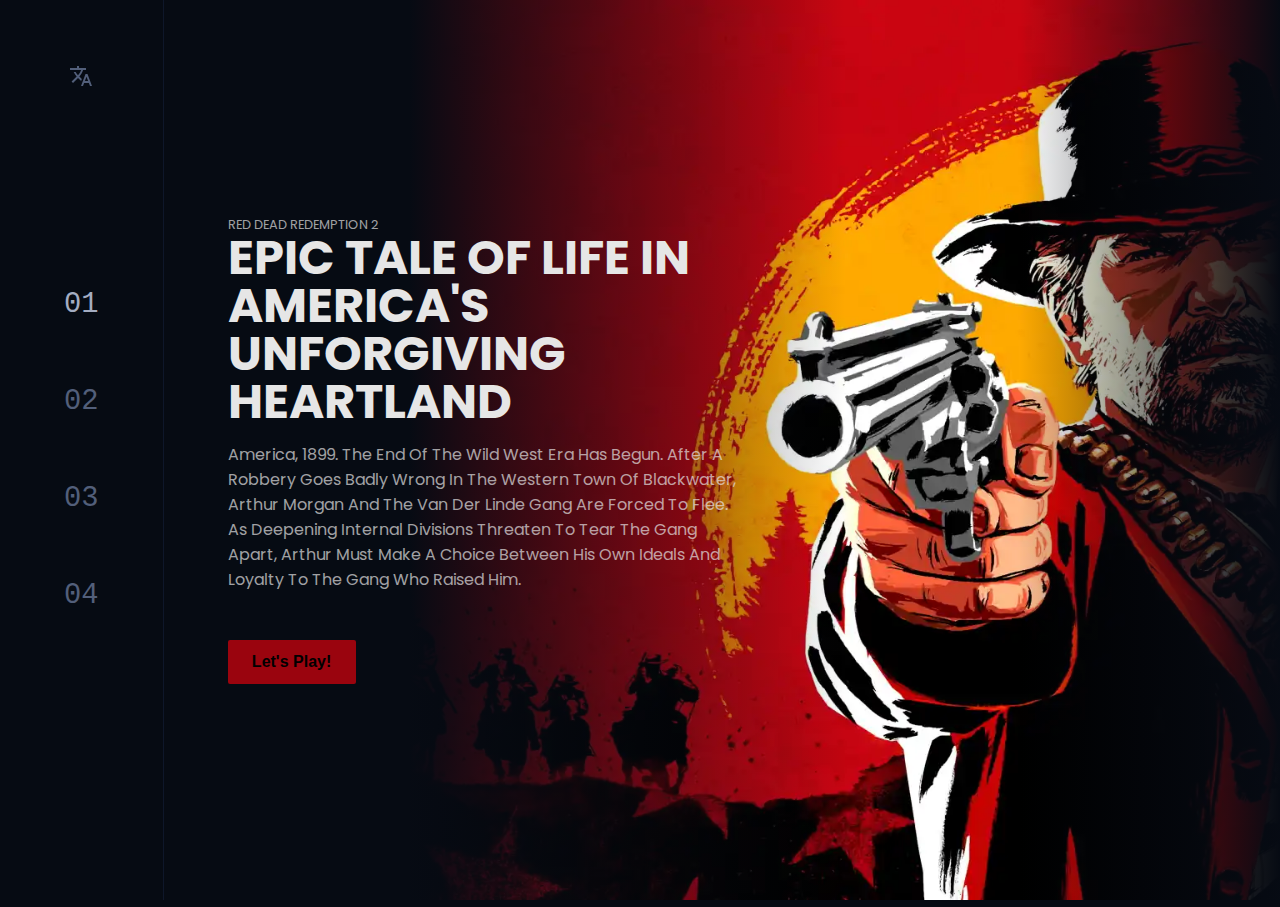
<file: 1/index.html>
<!DOCTYPE html>
<html lang="en">
    <head>
        <meta charset="UTF-8" />
        <meta
            name="viewport"
            content="width=device-width, user-scalable=no, initial-scale=1.0, maximum-scale=1.0, minimum-scale=1.0"
        />
        <meta http-equiv="X-UA-Compatible" content="ie=edge" />
        <title>Internationalization</title>

        <link href="https://fonts.googleapis.com/css2?family=Poppins:wght@400;700&display=swap" rel="stylesheet" />
        <link rel="stylesheet" href="./static.css" />

        <script src="./dynamic.js" defer></script>
    </head>
    <body>
        <nav>
            <button aria-label="Change Language">
                <svg xmlns="http://www.w3.org/2000/svg" height="24px" viewBox="0 0 24 24" width="24px">
                    <path d="M0 0h24v24H0z" fill="none" />
                    <path
                        d="M12.87 15.07l-2.54-2.51.03-.03c1.74-1.94 2.98-4.17 3.71-6.53H17V4h-7V2H8v2H1v1.99h11.17C11.5 7.92 10.44 9.75 9 11.35 8.07 10.32 7.3 9.19 6.69 8h-2c.73 1.63 1.73 3.17 2.98 4.56l-5.09 5.02L4 19l5-5 3.11 3.11.76-2.04zM18.5 10h-2L12 22h2l1.12-3h4.75L21 22h2l-4.5-12zm-2.62 7l1.62-4.33L19.12 17h-3.24z"
                    />
                </svg>
            </button>

            <ul>
                <li><button class="active">01</button></li>
                <li><button>02</button></li>
                <li><button>03</button></li>
                <li><button>04</button></li>
            </ul>
        </nav>

        <main>
            <div class="info">
                <span></span>
                <h2></h2>
                <p></p>
                <button></button>
            </div>

            <div class="cover">
                <img src="" alt="" />
            </div>
        </main>
    </body>
</html>
</file>
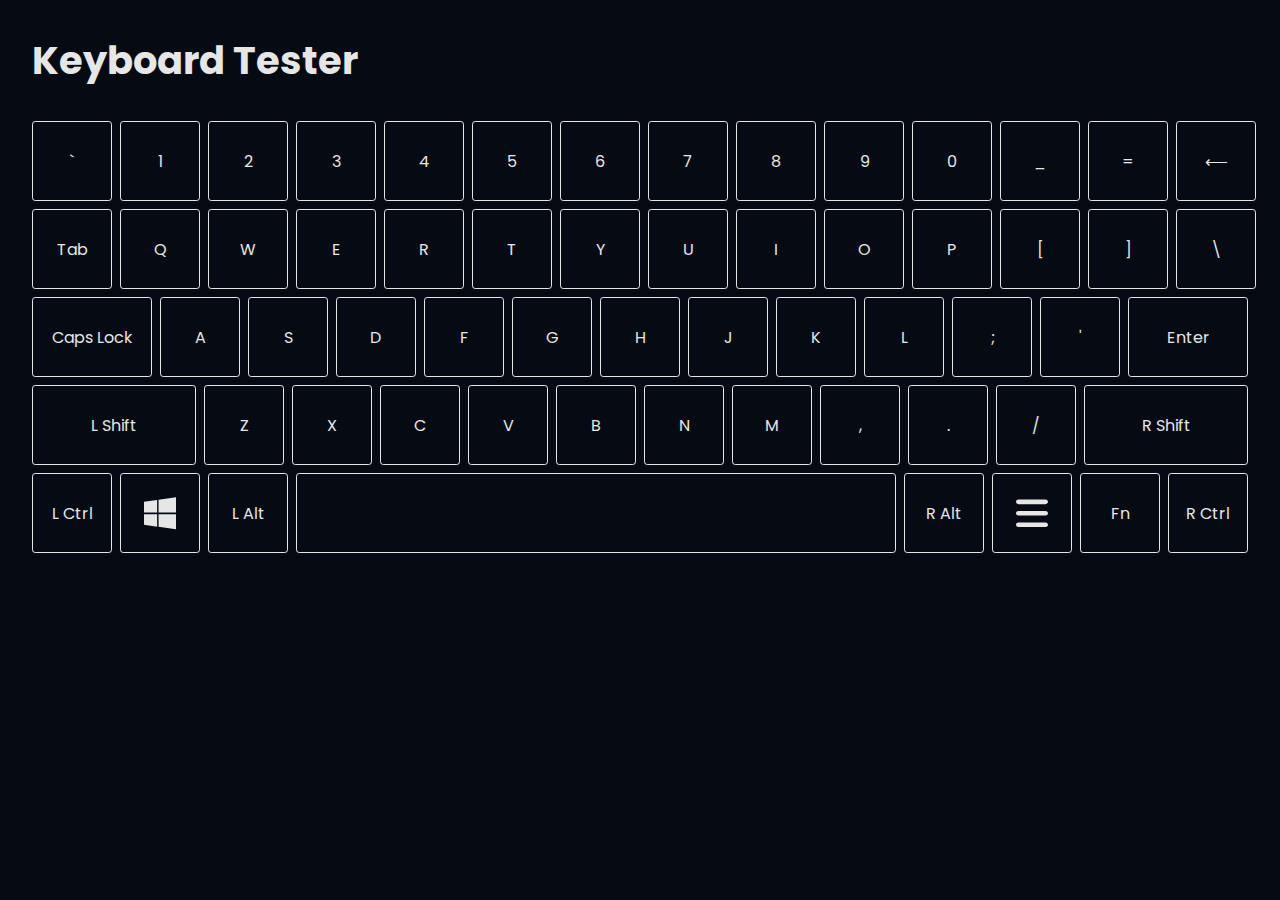
<file: 2/index.html>
<!DOCTYPE html>
<html lang="en">
    <head>
        <meta charset="UTF-8" />
        <meta
            name="viewport"
            content="width=device-width, user-scalable=no, initial-scale=1.0, maximum-scale=1.0, minimum-scale=1.0"
        />
        <meta http-equiv="X-UA-Compatible" content="ie=edge" />
        <title>Keyboard Tester</title>

        <link href="https://fonts.googleapis.com/css2?family=Poppins:wght@400;700&display=swap" rel="stylesheet" />
        <link rel="stylesheet" href="./static.css" />

        <script src="./dynamic.js" defer></script>
    </head>
    <body>
        <h1>Keyboard Tester</h1>

        <div class="keyboard">
            <div class="row">
                <div class="key">`</div>
                <div class="key">1</div>
                <div class="key">2</div>
                <div class="key">3</div>
                <div class="key">4</div>
                <div class="key">5</div>
                <div class="key">6</div>
                <div class="key">7</div>
                <div class="key">8</div>
                <div class="key">9</div>
                <div class="key">0</div>
                <div class="key">_</div>
                <div class="key">=</div>
                <div class="key key--special">⟵</div>
            </div>

            <div class="row">
                <div class="key key--special">Tab</div>
                <div class="key">Q</div>
                <div class="key">W</div>
                <div class="key">E</div>
                <div class="key">R</div>
                <div class="key">T</div>
                <div class="key">Y</div>
                <div class="key">U</div>
                <div class="key">I</div>
                <div class="key">O</div>
                <div class="key">P</div>
                <div class="key">[</div>
                <div class="key">]</div>
                <div class="key key--special">\</div>
            </div>

            <div class="row">
                <div class="key key--special">Caps Lock</div>
                <div class="key">A</div>
                <div class="key">S</div>
                <div class="key">D</div>
                <div class="key">F</div>
                <div class="key">G</div>
                <div class="key">H</div>
                <div class="key">J</div>
                <div class="key">K</div>
                <div class="key">L</div>
                <div class="key">;</div>
                <div class="key">'</div>
                <div class="key key--special"><span></span>Enter</div>
            </div>

            <div class="row">
                <div class="key key--special">L Shift</div>
                <div class="key">Z</div>
                <div class="key">X</div>
                <div class="key">C</div>
                <div class="key">V</div>
                <div class="key">B</div>
                <div class="key">N</div>
                <div class="key">M</div>
                <div class="key">,</div>
                <div class="key">.</div>
                <div class="key">/</div>
                <div class="key key--special">R Shift</div>
            </div>

            <div class="row">
                <div class="key">L Ctrl</div>
                <div class="key key--icon">
                    <p class="hidden">Windows</p>
                    <svg xmlns="http://www.w3.org/2000/svg" viewBox="0 0 448 512">
                        <path
                            d="M0 93.7l183.6-25.3v177.4H0V93.7zm0 324.6l183.6 25.3V268.4H0v149.9zm203.8 28L448 480V268.4H203.8v177.9zm0-380.6v180.1H448V32L203.8 65.7z"
                        />
                    </svg>
                </div>
                <div class="key">L Alt</div>
                <div class="key key--special"></div>
                <div class="key">R Alt</div>
                <div class="key key--icon">
                    <p class="hidden">Context</p>
                    <svg xmlns="http://www.w3.org/2000/svg" viewBox="0 0 448 512">
                        <path
                            d="M0 96C0 78.33 14.33 64 32 64H416C433.7 64 448 78.33 448 96C448 113.7 433.7 128 416 128H32C14.33 128 0 113.7 0 96zM0 256C0 238.3 14.33 224 32 224H416C433.7 224 448 238.3 448 256C448 273.7 433.7 288 416 288H32C14.33 288 0 273.7 0 256zM416 448H32C14.33 448 0 433.7 0 416C0 398.3 14.33 384 32 384H416C433.7 384 448 398.3 448 416C448 433.7 433.7 448 416 448z"
                        />
                    </svg>
                </div>
                <div class="key">Fn</div>
                <div class="key">R Ctrl</div>
            </div>
        </div>
    </body>
</html>
</file>
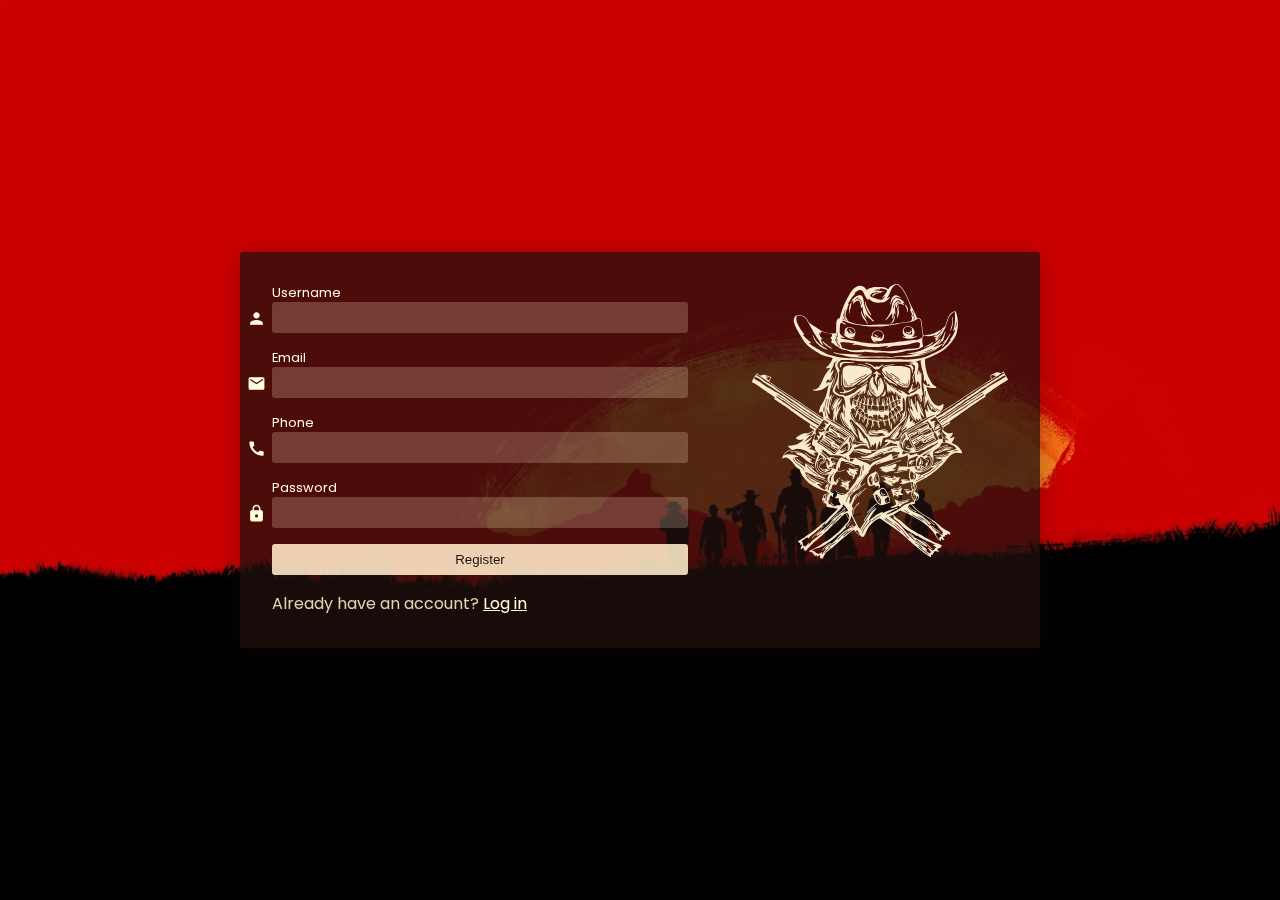
<file: 3/index.html>
<!DOCTYPE html>
<html lang="en">
	<head>
		<meta charset="UTF-8" />
		<meta
			name="viewport"
			content="width=device-width, user-scalable=no, initial-scale=1.0, maximum-scale=1.0, minimum-scale=1.0"
		/>
		<meta http-equiv="X-UA-Compatible" content="ie=edge" />
		<title>Authentication</title>

		<link
			href="https://fonts.googleapis.com/css2?family=Poppins:wght@400;700&display=swap"
			rel="stylesheet"
		/>
		<link rel="stylesheet" href="./static.css" />
		<link rel="stylesheet" href="./dynamic.css" />
	</head>
	<body>
		<main>
			<form id="register">
				<label>
					<span>Username</span>
					<img src="./icons/user.svg" alt="" />
					<input type="text" pattern="[A-Za-z0-9]{3,32}" />
				</label>
				<label>
					<span>Email</span>
					<img src="./icons/email.svg" alt="" />
					<input type="email" />
				</label>
				<label>
					<span>Phone</span>
					<img src="./icons/phone.svg" alt="" />
					<input type="tel" />
				</label>
				<label>
					<span>Password</span>
					<img src="./icons/password.svg" alt="" />
					<input type="password" pattern="{8,32}" />
				</label>
				<button type="button">Register</button>
				<p>
					Already have an account?
					<a href="#login">Log in</a>
				</p>
			</form>
			<section>
				<img src="./illustrations/gangster.svg" alt="" />
			</section>
			<form id="login">
				<label>
					<span>Username</span>
					<img src="./icons/user.svg" alt="" />
					<input type="text" pattern="[A-Za-z0-9]{3,32}" />
				</label>
				<label>
					<span>Password</span>
					<img src="./icons/password.svg" alt="" />
					<input type="password" />
				</label>
				<button type="submit">Login</button>
				<p>
					Don't have an account?
					<a href="#register">Register</a>
				</p>
			</form>
		</main>
	</body>
</html>
</file>
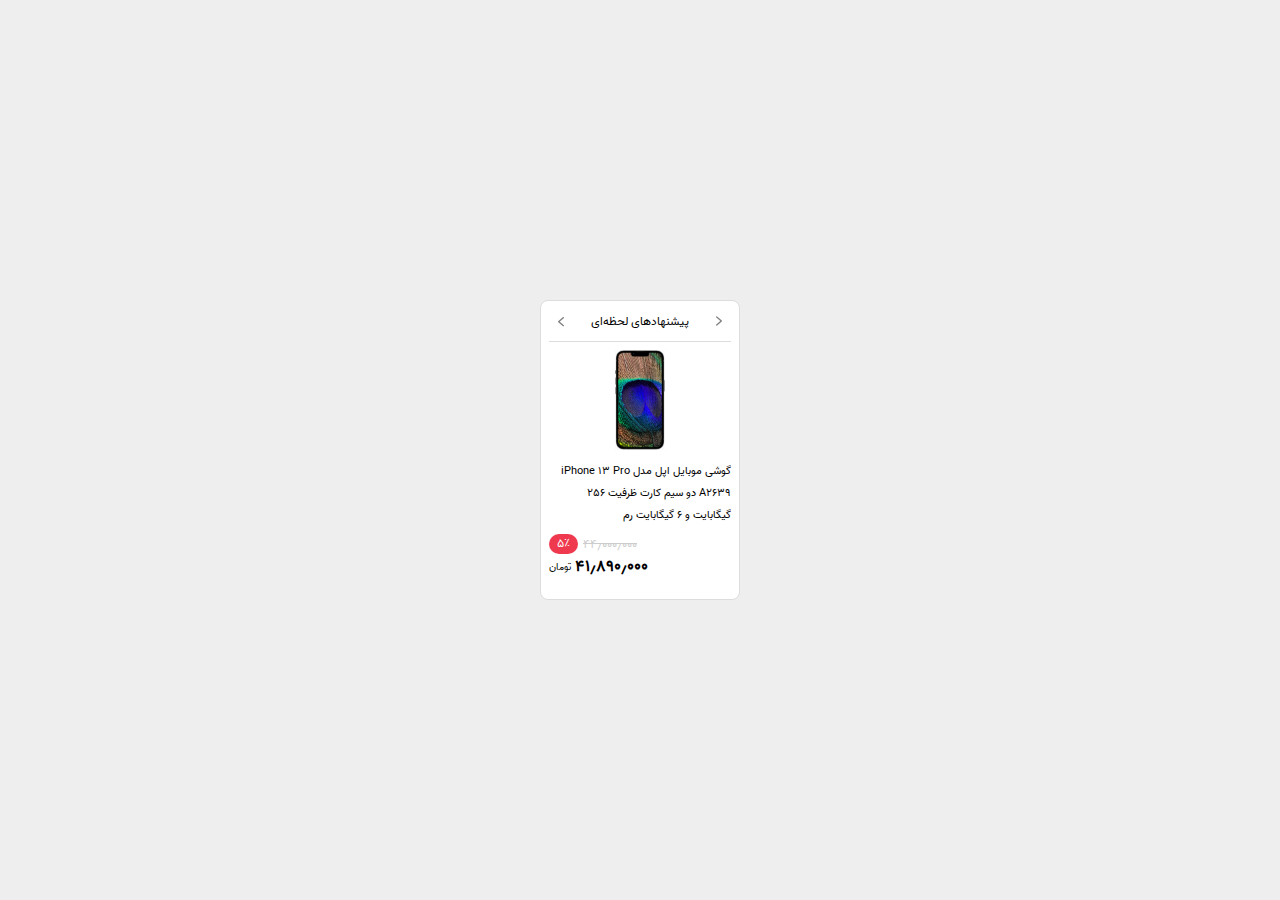
<file: 4/index.html>
<!DOCTYPE html>
<html lang="fa-IR">
  <head>
    <meta charset="UTF-8" />
    <title>Product Slider - Digikala Cup</title>
    <link rel="icon" href="./assets/images/favicon.ico" />
    <meta http-equiv="X-UA-Compatible" content="IE=edge" />
    <link rel="stylesheet" href="./assets/css/index.css" />

    <!-- SCRIPTS -->
    <script src="./data/index.js" defer></script>
    <script src="./utils/number.js" defer></script>
    <script src="./script.js" defer></script>
    <!-- END SCRIPT -->

    <link rel="stylesheet" href="./assets/css/productCard.css" />
    <link rel="stylesheet" href="./assets/css/productSlider.css" />
    <meta name="viewport" content="width=device-width, initial-scale=1.0" />
  </head>
  <body dir="rtl">
    <!-- Slider -->
    <div class="product-slider">
      <!-- Header -->
      <div class="product-slider__header">
        <button class="btn js-next-btn">
          <img alt=">" src="./assets/images/next.png" />
        </button>
        <span>پیشنهادهای لحظه‌ای</span>
        <button class="btn js-previous-btn">
          <img alt="<" src="./assets/images/previous.png" />
        </button>
      </div>
      <!-- Product Container -->
      <div class="product-slider__content js-product-container">
        <!-- Product Card -->
        <div class="product-card js-product-card">
          <a href="" class="product-card__link js-product-link"></a>
          <img
            class="product-card__image js-product-card-image"
            src=""
            alt=""
          />
          <h3 class="product-card__title js-product-card-title"></h3>
          <div class="product-card__price">
            <div
              class="product-card__price-row js-product-card-discount-container"
            >
              <del
                class="
                  product-card__main-price
                  js-product-card-discount-old-price
                "
              ></del>
              <div
                class="
                  product-card__price-discount
                  js-product-card-discount-percentage
                "
              ></div>
            </div>
            <div class="product-card__price-row">
              <span
                class="product-card__selling-price js-product-card-price"
              ></span>
              <span class="product-card__price-unit">تومان</span>
            </div>
          </div>
        </div>
      </div>
    </div>
  </body>
</html>
</file>
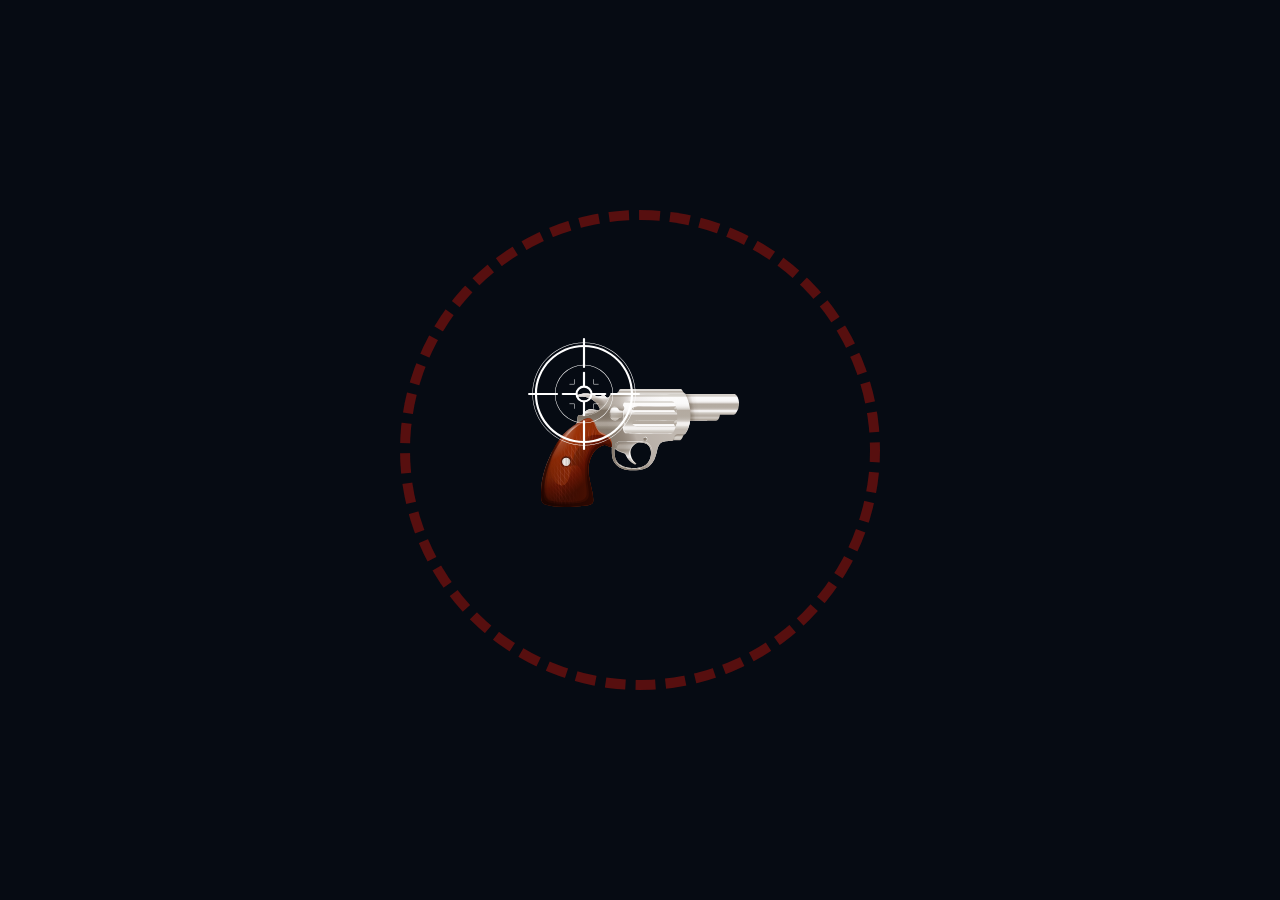
<file: 5/index.html>
<!DOCTYPE html>
<html lang="en">
    <head>
        <meta charset="UTF-8" />
        <meta
            name="viewport"
            content="width=device-width, user-scalable=no, initial-scale=1.0, maximum-scale=1.0, minimum-scale=1.0"
        />
        <meta http-equiv="X-UA-Compatible" content="ie=edge" />
        <title>Gunslinger</title>

        <link rel="stylesheet" href="./static.css" />

        <script src="./dynamic.js" defer></script>
    </head>
    <body>
        <i class="death-zone"></i>

        <div class="pistol">
            <img src="./illustrations/pistol.svg" alt="" />
            <i class="spawn-point"></i>
        </div>

        <img class="crosshair" src="./illustrations/crosshair.svg" alt="" />
    </body>
</html>
</file>
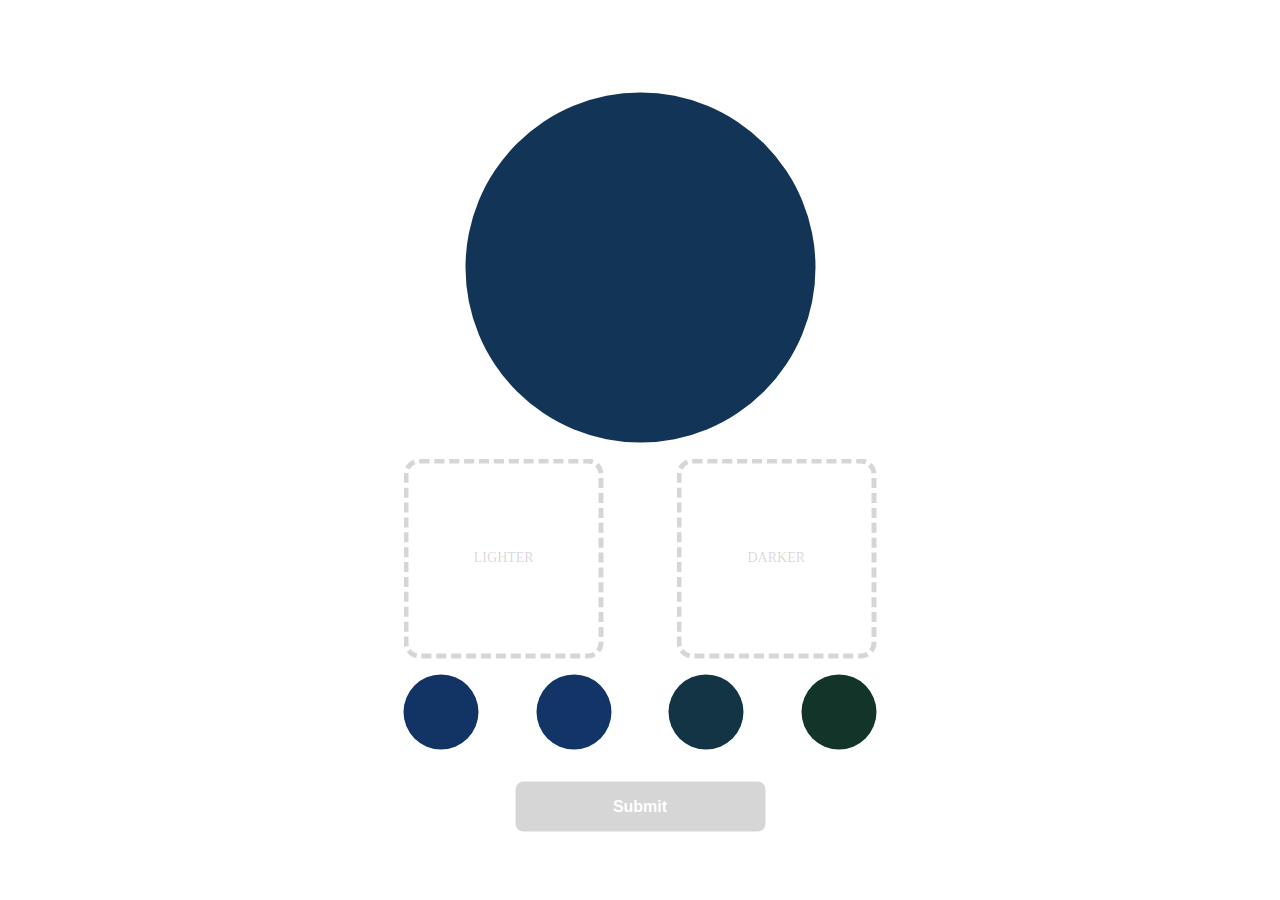
<file: 6/khalabane-zebel/index.html>
<!DOCTYPE html>
<html>
  <head>
    <meta charset="UTF-8" />
    <meta
      name="viewport"
      content="width=device-width, user-scalable=no, initial-scale=1.0, maximum-scale=1.0, minimum-scale=1.0"
    />
    <meta http-equiv="X-UA-Compatible" />
    <link rel="icon" href="./assets/images/favicon.ico" />
    <link rel="stylesheet" href="styles/app.css" />
    <title>Khalabane Zebel - Digikala Cup</title>
  </head>
  <body>
    <article class="colorGame">
      <section class="colorGame__questionSection">
        <div class="questionBox" style="background-color: #ffffff"></div>
      </section>
      <section class="colorGame__answersSection">
        <div class="answerBox lighterBox"></div>
        <div class="answerBox darkerBox"></div>
      </section>
      <section class="colorGame__optionsSection">
        <div class="optionsBox"></div>
      </section>
      <section class="colorGame__submitSection">
        <button type="submit" class="SubmitButton" disabled>Submit</button>
      </section>
    </article>
  </body>
  <script src="script.js"></script>
</html>
</file>
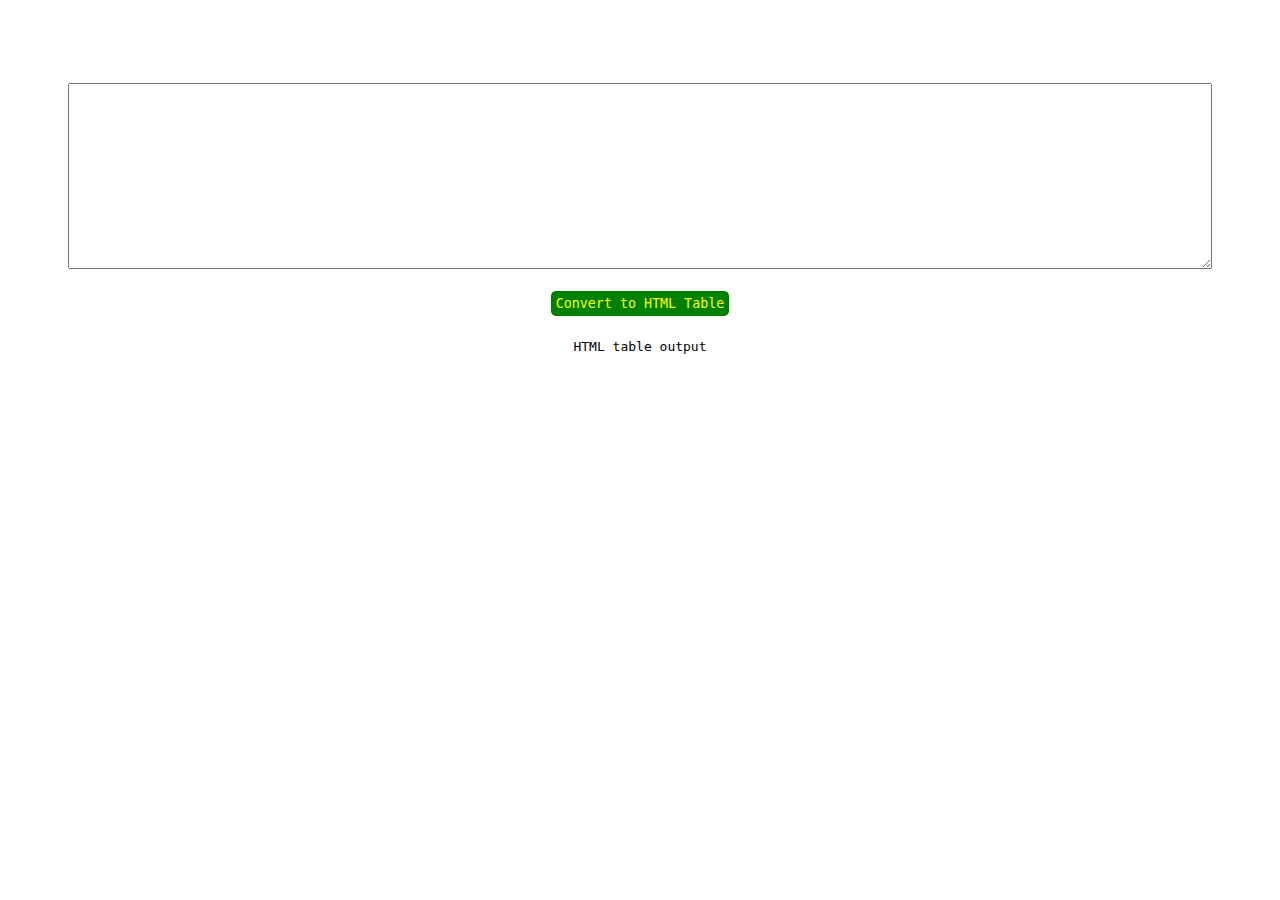
<file: 7/markdown_table/index.html>
<!DOCTYPE html>
<html>
	<head>
		<title>MD TABLE</title>
		<meta charset="utf8" />
		<link rel="stylesheet" href="./styles.css" />
	</head>
	<body>
		<div class="container">
			<textarea
				name="markdown"
				id="markdown"
				rows="12"
				placeholder="Enter Your Markdown"
			>
			</textarea>

			<button id="convert" type="button" c>Convert to HTML Table</button>

			<div id="table">HTML table output</div>
		</div>
		<script src="./script.js"></script>
	</body>
</html>
</file>
<file: 1/static.css>
@font-face {
    src: url('./fonts/shabnam.woff') format('woff');
    font-family: Shabnam;
    font-weight: normal;
}

@font-face {
    src: url('./fonts/shabnam-bold.woff') format('woff');
    font-family: Shabnam;
    font-weight: bold;
}

:root {
    --color--body-background: hsl(220, 50%, 5%);
    --color--body-foreground: hsl(0, 0%, 90%);

    --color--nav-button-foreground: hsl(220, 20%, 40%);
    --color--nav-button-foreground--active: hsl(220, 20%, 70%);
    --color--nav-border: hsl(220, 50%, 25%, 0.3);

    --color--info-description: hsl(0, 0%, 90%, 0.7);
}

*,
*::before,
*::after {
    margin: 0;
    padding: 0;

    box-sizing: border-box;
}

html {
    font-family: Poppins, Shabnam, sans-serif;
}

body {
    background-color: var(--color--body-background);
    color: var(--color--body-foreground);

    display: flex;

    min-height: 100vh;
}

nav {
    --spacing: 4rem;

    display: grid;

    padding: var(--spacing);

    border-inline-end: 1px solid var(--color--nav-border);
}

nav button {
    background-color: transparent;
    color: var(--color--nav-button-foreground);

    border: none;

    font-family: monospace;
    font-size: 1.8rem;
    text-decoration: none;

    cursor: pointer;
}

nav button:hover,
nav button.active {
    color: var(--color--nav-button-foreground--active);
}

nav > * {
    grid-area: 1 / 1 / 1 / 1;
}

nav > button {
    align-self: start;
}

nav > button > svg {
    fill: currentColor;
}

nav > ul {
    align-self: center;

    display: flex;
    flex-direction: column;
    align-items: center;
    justify-content: space-evenly;
    gap: var(--spacing);

    list-style: none;
}

main {
    flex: 1;

    display: grid;
    grid-template-columns: 1fr repeat(4, 0.8fr) 1fr;
}

main > .info {
    grid-area: 1 / 1 / 2 / 4;

    z-index: 1;

    display: flex;
    flex-direction: column;
    justify-content: center;

    min-width: 40rem;

    padding-inline: 4rem;
}

main > .info > span {
    color: var(--color--info-description);

    font-size: 0.8rem;
    text-transform: uppercase;
}

main > .info > h2 {
    margin-block-end: 1rem;

    font-size: 3rem;
    line-height: 1;
    text-transform: uppercase;
}

main > .info > p {
    color: var(--color--info-description);

    margin-block-end: 3rem;

    text-transform: capitalize;
}

main > .info > button {
    min-width: 8rem;
    width: fit-content;

    padding: 0.8rem 1rem;

    border: none;
    border-radius: 2px;

    font-size: 1rem;
    font-weight: bold;

    cursor: pointer;
}

[dir='rtl'] main > .cover {
    transform: scaleX(-1);
}

main > .cover {
    grid-area: 1 / 2 / 2 / -1;

    position: relative;
}

main > .cover::after {
    content: '';

    background-image: linear-gradient(
        to right,
        var(--color--body-background),
        transparent 50%,
        transparent 70%,
        var(--color--body-background)
    );

    position: absolute;
    inset: 0;
}

main > .cover > img {
    width: 100%;
    height: 100%;
    object-fit: cover;
}
</file>
<file: 2/static.css>
:root {
    --color--body-background: hsl(220, 50%, 5%);
    --color--body-foreground: hsl(0, 0%, 90%);

    --color--keyboard-key-background--held: hsl(220, 40%, 40%);
    --color--keyboard-key-background--selected: hsl(0, 0%, 90%);
    --color--keyboard-key-foreground--selected: hsl(220, 50%, 5%);
}

*,
*::before,
*::after {
    margin: 0;
    padding: 0;

    box-sizing: border-box;
}

html {
    font-family: Poppins, sans-serif;
}

body {
    background-color: var(--color--body-background);
    color: var(--color--body-foreground);

    max-width: 85rem;
    min-height: 100vh;

    margin: auto;
    padding: 2rem;
}

h1 {
    margin-block-end: 2rem;

    font-size: 2.4rem;
}

.keyboard {
    display: flex;
    flex-direction: column;
    gap: 0.5rem;
}

.keyboard > .row {
    display: flex;
    gap: inherit;
}

.keyboard > .row > .key {
    height: 5rem;
    aspect-ratio: 1 / 1;

    display: flex;
    align-items: center;
    justify-content: center;

    border: 1px solid currentColor;
    border-radius: 0.2rem;
}

.keyboard > .row > .key--special {
    flex: 1;
}

.keyboard > .row > .key--icon > svg {
    fill: currentColor;

    width: 2rem;
}

.keyboard > .row > .key--held {
    background: var(--color--keyboard-key-background--held);
}

.keyboard > .row > .key--selected {
    background: var(--color--keyboard-key-background--selected);
    color: var(--color--keyboard-key-foreground--selected);
}

.hidden {
    display: none;
}
</file>
<file: 3/static.css>
:root {
    --color--body-foreground: hsl(0, 0%, 90%);

    --color--main-background: hsl(0, 70%, 10%, 0.75);
    --color--main-box-shadow: hsl(0, 70%, 10%, 0.3);

    --color--form-input-background: hsl(0, 0%, 90%, 0.2);
    --color--form-input-background--invalid: hsl(0, 100%, 50%);
    --color--form-button-background: hsl(0, 0%, 90%, 0.8);
    --color--form-button-foreground: hsl(0, 70%, 10%);
    --color--form-button-background--hover: hsl(0, 0%, 90%);
    --color--form-paragraph-foreground: hsl(0, 0%, 90%, 0.8);
    --color--form-link-foreground: hsl(0, 0%, 90%);
}

*,
*::before,
*::after {
    margin: 0;
    padding: 0;

    box-sizing: border-box;
}

html {
    font-family: Poppins, sans-serif;
}

body {
    background-image: url('./images/rdr2.webp');
    background-size: cover;
    color: var(--color--body-foreground);
    filter: sepia(0.6);

    display: grid;
    place-items: center;

    min-height: 100vh;

    padding: 2rem;
}

main {
    background: var(--color--main-background);
    box-shadow: 0 4px 30px var(--color--main-box-shadow);
    backdrop-filter: blur(0.5rem);
}
</file>
<file: 3/dynamic.css>
/* write your code here ... */
input {
	color: var(--color--body-foreground);
}
main {
	overflow: hidden;
	width: 50rem;
	border-radius: 0.2rem;
	display: flex;
	scroll-behavior: smooth;
}
form {
	width: 60%;
	padding: 2rem;
	display: flex;
	flex-direction: column;
	gap: 1rem;
	flex: 1 0 60%;
}

label > span {
	font-size: 0.8rem;
}

label {
	display: flex;
	flex-direction: column;
}

label > img {
	width: 1.2rem;
}

label > input {
	color: var(--);
	background-color: var(--color--form-input-background);
}
label > input:invalid {
	background-color: var(--color--form-input-background--invalid);
}

button {
	background-color: var(--color--form-button-background);
	color: var(--color--form-button-foreground);
}

button:hover {
	background-color: var(--color--form-button-background--hover);
}

p {
	color: var(--color--form-paragraph-foreground);
}

a {
	color: var(--color--form-link-foreground);
}

section {
	width: 40%;
	padding: 2rem;
}

section > img {
	width: 16rem;
}

input,
button {
	outline: none;
	border: none;
	padding: 0.5rem;
	border-radius: 0.2rem;
}

label {
	position: relative;
}

label > img {
	top: 50%;
	left: -6%;
	position: absolute;
}
</file>
<file: 4/assets/css/index.css>
@font-face {
  font-family: "Vazir";
  src: url("../font/Vazir.ttf");
}

* {
  margin: 0;
  padding: 0;
  box-sizing: border-box;
  font-family: "Vazir", sans-serif;
}

body {
  width: 100%;
  height: 100vh;
  display: flex;
  direction: rtl;
  overflow: hidden;
  align-items: center;
  justify-content: center;
  background-color: #eee;
  font-family: "Vazir", sans-serif;
}

.hidden {
  display: none !important;
}
</file>
<file: 4/assets/css/productCard.css>
.product-card {
  width: 100%;
  display: flex;
  cursor: pointer;
  min-height: 230px;
  position: relative;
  align-items: center;
  flex-direction: column;
  background-color: #fff;
}

.product-card__link {
  top: 0;
  left: 0;
  right: 0;
  bottom: 0;
  width: 100%;
  height: 100%;
  position: absolute;
}

.product-card__image {
  width: 100px;
  height: 100px;
  margin: 0 auto 10px auto;
}

.product-card__title {
  width: 100%;
  height: 66px;
  font-size: 11px;
  overflow: hidden;
  line-height: 22px;
  margin-bottom: 8px;
  font-weight: normal;
}

.product-card__price {
  width: 100%;
  height: 48px;
  display: flex;
  align-items: flex-end;
  flex-direction: column;
}

.product-card__price-unit {
  font-size: 10px;
  font-weight: 500;
  margin-right: 5px;
}

.product-card__selling-price {
  font-size: 16px;
  font-weight: 700;
}

.product-card__main-price {
  color: #ccc;
  font-size: 12px;
}

.product-card__price-discount {
  display: flex;
  color: #fff;
  padding: 0 8px;
  font-size: 12px;
  line-height: 20px;
  margin-right: 5px;
  border-radius: 16px;
  align-items: center;
  background-color: #ef394e;
}

.product-card__price-row {
  display: flex;
  align-items: center;
}
</file>
<file: 4/assets/css/productSlider.css>
.product-slider {
  padding: 8px;
  width: 200px;
  display: flex;
  min-height: 300px;
  position: relative;
  border-radius: 8px;
  align-items: center;
  flex-direction: column;
  border: 1px solid #ddd;
  background-color: #fff;
}

/* Header */
.product-slider__header {
  width: 100%;
  display: flex;
  font-size: 12px;
  user-select: none;
  margin-bottom: 8px;
  padding-bottom: 8px;
  align-items: center;
  justify-content: space-between;
  border-bottom: 1px solid #ddd;
}

.btn {
  width: 24px;
  height: 24px;
  opacity: 0.5;
  border: none;
  display: flex;
  cursor: pointer;
  align-items: center;
  justify-content: center;
  transition-duration: 0.3s;
  background-color: transparent;
}
.btn:hover {
  opacity: 1;
}
.product-slider__header button:disabled,
.product-slider__header button:disabled:hover {
  opacity: 0.2;
  cursor: not-allowed;
}

.btn:disabled,
.btn:disabled:hover {
  opacity: 0.2;
  cursor: not-allowed;
}

/* Content */
.product-slider__content {
  width: 100%;
  height: 100%;
  display: flex;
  overflow: hidden;
  min-height: 230px;
}
</file>
<file: 5/static.css>
:root {
	--color--body-background: hsl(220, 50%, 5%);

	--color--death-zone-border: hsl(0, 70%, 20%);
}

*,
*::before,
*::after {
	margin: 0;
	padding: 0;

	box-sizing: border-box;

	user-select: none;
}

body {
	background-color: var(--color--body-background);

	min-height: 100vh;

	display: grid;
	place-items: center;

	cursor: none;
}

.death-zone {
	position: fixed;

	width: 30rem;
	height: 30rem;

	border: 10px dashed var(--color--death-zone-border);
	border-radius: 999rem;
}

.pistol {
	position: relative;

	pointer-events: none;
}

.pistol > .spawn-point {
	position: absolute;
	inset-block-start: 0;
	inset-inline-end: 0;
}

.pistol.disabled {
	filter: grayscale(1);
}

.crosshair {
	--x: auto;
	--y: auto;

	position: fixed;
	inset-block-start: var(--y);
	inset-inline-start: var(--x);

	transform: translate(-50%, -50%);
	width: 7rem;

	pointer-events: none;
}

.bullet {
	position: fixed;

	transform-origin: top left;
}
</file>
<file: 6/khalabane-zebel/styles/app.css>
* {
  margin: 0;
  padding: 0;
  box-sizing: border-box;
}
body {
  position: relative;
  width: 100vw;
  height: 100vh;
  font-size: 14px;
  line-height: 217%;
}
.colorGame {
  width: 92.5%;
  max-width: 675px;
  position: absolute;
  top: 50%;
  left: 50%;
  transform: translate(-50%, -50%);
}
.hidden {
  visibility: hidden;
}

.colorGame__stepsSection {
  display: flex;
  justify-content: center;
  width: 100%;
}
.colorGame__stepsSection .step {
  border: 1px solid #3333;
  border-right: none;
  background-color: #6663;
  color: #3336;
  font-size: 1rem;
  width: 20%;
  display: flex;
  justify-content: center;
  align-items: center;
}
.colorGame__stepsSection .step:first-child {
  border-radius: 16px 0 0 16px;
}
.colorGame__stepsSection .step:last-child {
  border-right: 1px solid #3333;
  border-radius: 0 16px 16px 0;
}
.colorGame__stepsSection .step--active {
  background-color: #fff;
  border: 2px solid #3339 !important;
  color: #000;
}
.colorGame__stepsSection .step--passed {
  background-color: #3339;
  color: #3339;
}

.colorGame__questionSection {
  margin-top: 24px;
}
.colorGame__questionSection .questionBox {
  min-width: 200px;
  width: 40vw;
  margin: 0 auto;
  height: 40vw;
  min-height: 200px;
  max-width: 350px;
  max-height: 350px;
  border-radius: 50%;
}

.colorGame__answersSection {
  display: flex;
  justify-content: space-between;
  align-items: center;
  width: 70%;
  margin: 16px auto 0;
  height: 200px;
  min-width: 408px;
}
.colorGame__answersSection .answerBox {
  position: relative;
  width: 200px;
  height: 200px;
  border: 5px dashed #3333;
  border-radius: 16px;
  display: flex;
  flex-flow: wrap;
  justify-content: space-between;
  align-items: center;
  padding: 8px;
  transition: 0.3s;
}
.colorGame__answersSection .lighterBox {
  margin-right: 8px;
}
.colorGame__answersSection .answerBox::before {
  position: absolute;
  top: 50%;
  left: 50%;
  transform: translate(-50%, -50%);
  color: #3333;
}
.colorGame__answersSection .lighterBox::before {
  content: "LIGHTER";
}
.colorGame__answersSection .darkerBox::before {
  content: "DARKER";
}
.colorGame__answersSection .answerBox .option {
  height: 75px;
  width: 75px;
  border-radius: 50%;
  cursor: grab;
}
@media screen and (max-width: 425px) {
  .colorGame__answersSection {
    flex-direction: column;
    width: 100%;
    height: 52.5vw;
    min-width: 200px;
  }
  .colorGame__answersSection .answerBox {
    height: 25vw;
    width: 100%;
    border: 3px dashed #3333;
    padding: 4px;
  }
  .colorGame__answersSection .lighterBox {
    margin: 0 0 4px;
  }
  .colorGame__answersSection .answerBox .option {
    height: 20vw;
    width: 20vw;
    min-width: 20px;
  }
}

.colorGame__optionsSection {
  width: 70%;
  min-width: 325px;
  height: 75px;
  margin: 16px auto 0;
  position: relative;
}
.colorGame__optionsSection .optionsBox {
  width: 100%;
  height: 100%;
  position: absolute;
  left: 0;
  top: 0;
  display: flex;
  justify-content: space-between;
  align-items: center;
}
.colorGame__optionsSection .optionsBox .option {
  height: 75px;
  width: 75px;
  border-radius: 50%;
  cursor: grab;
}
@media screen and (max-width: 425px) {
  .colorGame__optionsSection {
    width: 100%;
    min-width: 100px;
    height: 25vw;
  }
  .colorGame__optionsSection .optionsBox .option {
    height: 20vw;
    width: 20vw;
    min-width: 20px;
  }
}

.colorGame__submitSection {
  width: 100%;
  margin-top: 32px;
  text-align: center;
}
.colorGame__submitSection .SubmitButton {
  max-width: 250px;
  width: 100%;
  min-width: 100px;
  height: 50px;
  margin: 0 auto;
  border: none;
  border-radius: 8px;
  background-color: #333;
  color: #fff;
  font-size: 1rem;
  font-weight: bold;
  cursor: pointer;
}
.colorGame__submitSection .SubmitButton:disabled {
  background-color: #3333;
  cursor: default;
}
</file>
<file: 7/markdown_table/styles.css>
* {
    font-family: monospace;
}

.container {
    padding: 5%;
    display: flex;
    flex-direction: column;
    align-items: center;
    justify-content: center;
}

.container > * {
    margin: 1%;
}

#markdown {
    width: 100%;
}

#convert {
    width: fit-content;
}

#convert {
    background-color: green;
    color: yellow;
    border: none;
    border-radius: 5px;
    padding: 5px;
}

#convert:hover {
    cursor: pointer;
}

table, th, td {
    border: 1px solid black;
}

.table {
    width: fit-content
}

table {
    text-align: center;
    width: 25rem;
}
</file>
